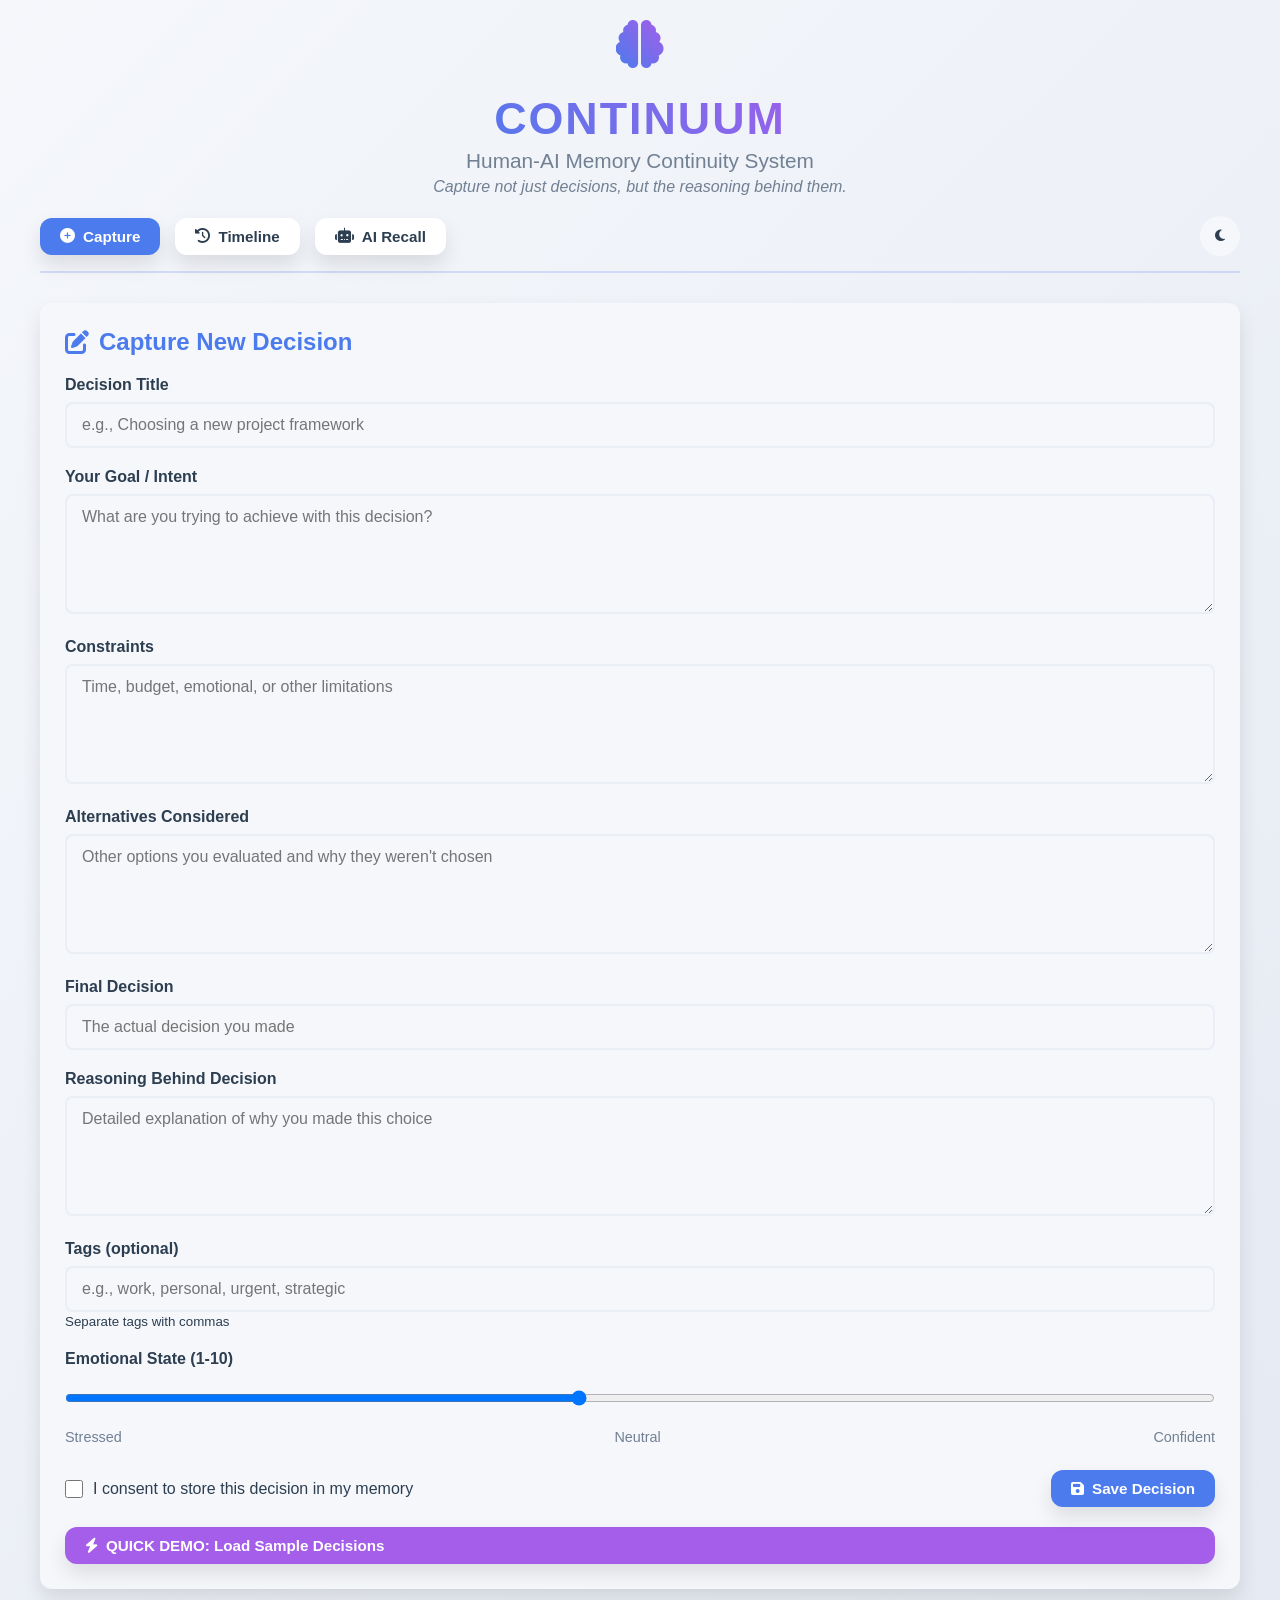
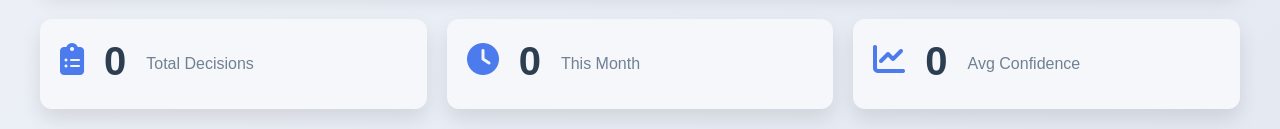
<file: index.html>
<!DOCTYPE html>   
<html lang="en">
<head>
    <meta charset="UTF-8">
    <meta name="viewport" content="width=device-width, initial-scale=1.0">
    <title>Continuum – Decision Capture</title>
    <link rel="stylesheet" href="style.css">
    <link rel="stylesheet" href="https://cdnjs.cloudflare.com/ajax/libs/font-awesome/6.4.0/css/all.min.css">
</head>
<body>
    <div class="container">
        <header>
            <div class="logo-container">
                <div class="logo">
                    <i class="fas fa-brain"></i>
                    <div>
                        <h1>CONTINUUM</h1>
                        <h2>Human-AI Memory Continuity System</h2>
                        <p class="subtitle">Capture not just decisions, but the reasoning behind them.</p>
                    </div>
                </div>
            </div>
            <div class="nav-buttons">
                <a href="index.html" class="btn btn-primary active">
                    <i class="fas fa-plus-circle"></i> Capture
                </a>
                <a href="timeline.html" class="btn">
                    <i class="fas fa-history"></i> Timeline
                </a>
                <a href="recall.html" class="btn">
                    <i class="fas fa-robot"></i> AI Recall
                </a>
            </div>
            <div class="mode-toggle">
                <button id="darkModeToggle" class="btn-icon">
                    <i class="fas fa-moon"></i>
                </button>
            </div>
        </header>

        <div class="capture-container">
            <div class="form-section full-width">
                <h2><i class="fas fa-edit"></i> Capture New Decision</h2>
                <form id="decisionForm">
                    <div class="form-group">
                        <label for="title">Decision Title</label>
                        <input type="text" id="title" class="form-control" placeholder="e.g., Choosing a new project framework" required>
                    </div>
                    
                    <div class="form-group">
                        <label for="intent">Your Goal / Intent</label>
                        <textarea id="intent" class="form-control" placeholder="What are you trying to achieve with this decision?" required></textarea>
                    </div>
                    
                    <div class="form-group">
                        <label for="constraints">Constraints</label>
                        <textarea id="constraints" class="form-control" placeholder="Time, budget, emotional, or other limitations" required></textarea>
                    </div>
                    
                    <div class="form-group">
                        <label for="alternatives">Alternatives Considered</label>
                        <textarea id="alternatives" class="form-control" placeholder="Other options you evaluated and why they weren't chosen" required></textarea>
                    </div>
                    
                    <div class="form-group">
                        <label for="finalDecision">Final Decision</label>
                        <input type="text" id="finalDecision" class="form-control" placeholder="The actual decision you made" required>
                    </div>
                    
                    <div class="form-group">
                        <label for="reasoning">Reasoning Behind Decision</label>
                        <textarea id="reasoning" class="form-control" placeholder="Detailed explanation of why you made this choice" required></textarea>
                    </div>
                    
                    <div class="form-group">
                        <label for="tags">Tags (optional)</label>
                        <input type="text" id="tags" class="form-control" placeholder="e.g., work, personal, urgent, strategic">
                        <small>Separate tags with commas</small>
                    </div>
                    
                    <div class="form-group">
                        <label for="emotionalState">Emotional State (1-10)</label>
                        <input type="range" id="emotionalState" min="1" max="10" value="5" class="form-control">
                        <div class="range-labels">
                            <span>Stressed</span>
                            <span>Neutral</span>
                            <span>Confident</span>
                        </div>
                    </div>
                    
                    <div class="form-footer">
                        <div class="consent-checkbox">
                            <input type="checkbox" id="consent" required>
                            <label for="consent">I consent to store this decision in my memory</label>
                        </div>
                        <button type="submit" class="btn btn-primary">
                            <i class="fas fa-save"></i> Save Decision
                        </button>
                    </div>
                </form>
                
                <div class="demo-section" style="margin-top: 20px;">
                    <button type="button" id="demoBtn" class="btn btn-secondary" style="width: 100%;">
                        <i class="fas fa-bolt"></i> QUICK DEMO: Load Sample Decisions
                    </button>
                </div>
            </div>
        </div>

        <div class="quick-stats">
            <div class="stat-card">
                <i class="fas fa-clipboard-list"></i>
                <h3 id="totalDecisions">0</h3>
                <p>Total Decisions</p>
            </div>
            <div class="stat-card">
                <i class="fas fa-clock"></i>
                <h3 id="recentDecisions">0</h3>
                <p>This Month</p>
            </div>
            <div class="stat-card">
                <i class="fas fa-chart-line"></i>
                <h3 id="avgConfidence">0</h3>
                <p>Avg Confidence</p>
            </div>
        </div>
    </div>

    <script src="script.js"></script>
</body>
</html>
</file>
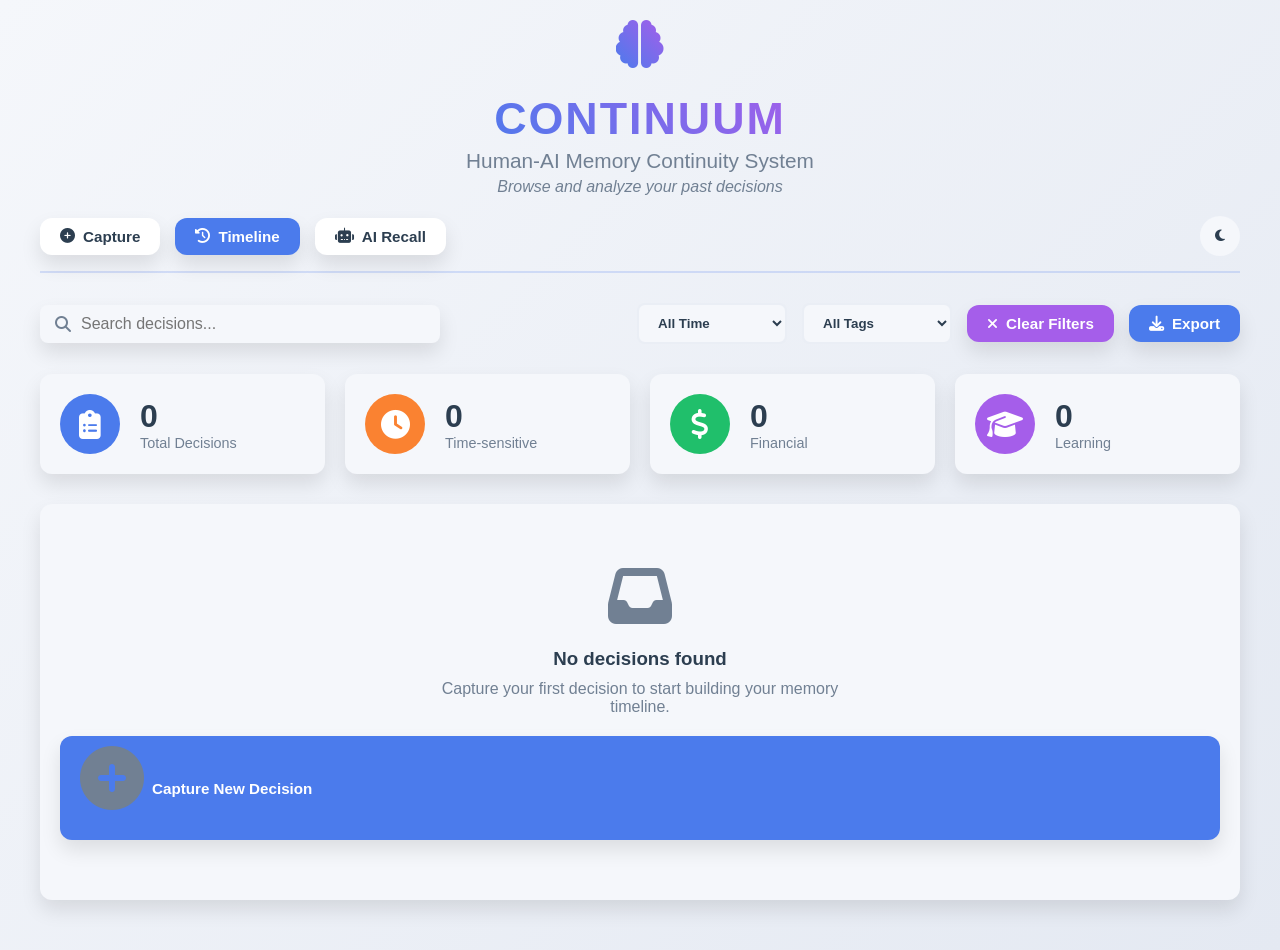
<file: timeline.html>
<!DOCTYPE html> 
<html lang="en">   
<head>
    <meta charset="UTF-8">
    <meta name="viewport" content="width=device-width, initial-scale=1.0">
    <title>Continuum – Decision Timeline</title>
    <link rel="stylesheet" href="style.css">
    <link rel="stylesheet" href="https://cdnjs.cloudflare.com/ajax/libs/font-awesome/6.4.0/css/all.min.css">
</head>
<body>
    <div class="container">
        <header>
            <div class="logo-container">
                <div class="logo">
                    <i class="fas fa-brain"></i>
                    <div>
                        <h1>CONTINUUM</h1>
                        <h2>Human-AI Memory Continuity System</h2>
                        <p class="subtitle">Browse and analyze your past decisions</p>
                    </div>
                </div>
            </div>
            <div class="nav-buttons">
                <a href="index.html" class="btn">
                    <i class="fas fa-plus-circle"></i> Capture
                </a>
                <a href="timeline.html" class="btn btn-primary active">
                    <i class="fas fa-history"></i> Timeline
                </a>
                <a href="recall.html" class="btn">
                    <i class="fas fa-robot"></i> AI Recall
                </a>
            </div>
            <div class="mode-toggle">
                <button id="darkModeToggle" class="btn-icon">
                    <i class="fas fa-moon"></i>
                </button>
            </div>
        </header>

        <div class="timeline-header">
            <div class="search-box">
                <i class="fas fa-search"></i>
                <input type="text" id="searchInput" placeholder="Search decisions...">
            </div>
            <div class="filter-controls">
                <select id="filterTimeframe">
                    <option value="all">All Time</option>
                    <option value="week">Past Week</option>
                    <option value="month">Past Month</option>
                    <option value="year">Past Year</option>
                </select>
                <select id="filterTag">
                    <option value="all">All Tags</option>
                    <option value="work">Work</option>
                    <option value="personal">Personal</option>
                    <option value="urgent">Urgent</option>
                    <option value="strategic">Strategic</option>
                    <option value="learning">Learning</option>
                    <option value="financial">Financial</option>
                </select>
                <button class="btn btn-secondary" id="clearFilters">
                    <i class="fas fa-times"></i> Clear Filters
                </button>
                <button class="btn btn-primary" onclick="exportDecisions()">
                    <i class="fas fa-download"></i> Export
                </button>
            </div>
        </div>
        
        <div class="stats-summary">
            <div class="stat-card">
                <div class="stat-icon total">
                    <i class="fas fa-clipboard-list"></i>
                </div>
                <div class="stat-info">
                    <h3 id="totalDecisions">0</h3>
                    <p>Total Decisions</p>
                </div>
            </div>
            
            <div class="stat-card">
                <div class="stat-icon time">
                    <i class="fas fa-clock"></i>
                </div>
                <div class="stat-info">
                    <h3 id="timeDecisions">0</h3>
                    <p>Time-sensitive</p>
                </div>
            </div>
            
            <div class="stat-card">
                <div class="stat-icon money">
                    <i class="fas fa-dollar-sign"></i>
                </div>
                <div class="stat-info">
                    <h3 id="moneyDecisions">0</h3>
                    <p>Financial</p>
                </div>
            </div>
            
            <div class="stat-card">
                <div class="stat-icon learning">
                    <i class="fas fa-graduation-cap"></i>
                </div>
                <div class="stat-info">
                    <h3 id="learningDecisions">0</h3>
                    <p>Learning</p>
                </div>
            </div>
        </div>

        <div id="timeline" class="timeline-cards">
            <!-- Decisions will be loaded here -->
            <div class="empty-state">
                <i class="fas fa-inbox"></i>
                <h3>No decisions yet</h3>
                <p>Capture your first decision to start building your memory timeline.</p>
                <a href="index.html" class="btn btn-primary">
                    <i class="fas fa-plus-circle"></i> Capture First Decision
                </a>
            </div>
        </div>
        
        <div class="pagination" id="pagination">
            <!-- Pagination will be added here -->
        </div>
    </div>

    <script src="script.js"></script>
</body>
</html>
</file>
<file: style.css>
/* style.css */ 
:root { 
    --primary: #4b7bec;
    --primary-dark: #3867d6;
    --secondary: #a55eea;
    --success: #20bf6b;
    --warning: #fa8231;
    --danger: #eb3b5a;
    --light: #f5f7fb;
    --dark: #2c3e50;
    --gray: #718093;
    --shadow: 0 10px 20px rgba(0,0,0,0.1);
    --radius: 12px;
    --transition: all 0.3s ease; 
}

/* Dark mode variables */
[data-theme="dark"] {
    --primary: #6c8eeb;
    --primary-dark: #5a7ce7;
    --secondary: #b87af0;
    --success: #2ed573;
    --warning: #ff9f43;
    --danger: #ff6b81;
    --light: #1e272e;
    --dark: #f1f2f6;
    --gray: #808e9b;
    --shadow: 0 10px 20px rgba(0,0,0,0.3);
}

* {
    margin: 0;
    padding: 0;
    box-sizing: border-box;
    font-family: 'Segoe UI', Tahoma, Geneva, Verdana, sans-serif;
}

body {
    background: linear-gradient(135deg, #f5f7fb 0%, #e4e9f2 100%);
    color: var(--dark);
    min-height: 100vh;
    padding: 20px;
    transition: var(--transition);
}

[data-theme="dark"] body {
    background: linear-gradient(135deg, #1a1a2e 0%, #16213e 100%);
}

.container {
    max-width: 1200px;
    margin: 0 auto;
}

/* Header Styles */
header {
    display: flex;
    justify-content: space-between;
    align-items: center;
    margin-bottom: 30px;
    padding-bottom: 15px;
    border-bottom: 2px solid rgba(75, 123, 236, 0.2);
    flex-wrap: wrap;
    position: relative;
}

.logo-container {
    display: flex;
    justify-content: center;
    width: 100%;
    margin-bottom: 20px;
}

.logo {
    display: flex;
    align-items: center;
    gap: 15px;
    text-align: center;
    flex-direction: column;
    max-width: 800px;
    margin: 0 auto;
}

.logo i {
    font-size: 3rem;
    color: var(--primary);
    background: linear-gradient(45deg, var(--primary), var(--secondary));
    -webkit-background-clip: text;
    -webkit-text-fill-color: transparent;
    margin-bottom: 10px;
}

.logo h1 {
    font-size: 2.8rem;
    background: linear-gradient(45deg, var(--primary), var(--secondary));
    -webkit-background-clip: text;
    -webkit-text-fill-color: transparent;
    margin-bottom: 5px;
    letter-spacing: 2px;
}

.logo h2 {
    font-size: 1.3rem;
    color: var(--gray);
    font-weight: 500;
    margin-bottom: 5px;
}

.logo .subtitle {
    font-size: 1rem;
    color: var(--gray);
    margin-top: 5px;
    font-style: italic;
}

.nav-buttons {
    display: flex;
    gap: 15px;
    order: 2;
}

.mode-toggle {
    margin-left: 10px;
    order: 3;
}

/* Button Styles */
.btn {
    padding: 10px 20px;
    border-radius: var(--radius);
    background: white;
    border: none;
    font-weight: 600;
    cursor: pointer;
    transition: var(--transition);
    box-shadow: var(--shadow);
    display: flex;
    align-items: center;
    gap: 8px;
    text-decoration: none;
    color: var(--dark);
    font-size: 0.95rem;
}

.btn:hover {
    transform: translateY(-3px);
    box-shadow: 0 15px 25px rgba(0,0,0,0.15);
}

.btn-primary {
    background: var(--primary);
    color: white;
}

.btn-secondary {
    background: var(--secondary);
    color: white;
}

.btn.active {
    background: var(--primary);
    color: white;
}

.btn-icon {
    width: 40px;
    height: 40px;
    border-radius: 50%;
    display: flex;
    align-items: center;
    justify-content: center;
    background: var(--light);
    color: var(--dark);
    border: none;
    cursor: pointer;
    transition: var(--transition);
}

.btn-icon:hover {
    background: var(--primary);
    color: white;
}

.delete-btn {
    background: rgba(235, 59, 90, 0.1);
    color: var(--danger);
}

.delete-btn:hover {
    background: var(--danger);
    color: white;
}

/* Form Styles */
.capture-container {
    display: grid;
    grid-template-columns: 1fr;
    gap: 25px;
    margin-bottom: 30px;
}

.form-section {
    background: var(--light);
    border-radius: var(--radius);
    padding: 25px;
    box-shadow: var(--shadow);
}

.form-section.full-width {
    width: 100%;
}

.form-section h2 {
    margin-bottom: 20px;
    color: var(--primary);
    display: flex;
    align-items: center;
    gap: 10px;
}

.form-group {
    margin-bottom: 20px;
}

.form-group label {
    display: block;
    margin-bottom: 8px;
    font-weight: 600;
    color: var(--dark);
}

.form-control {
    width: 100%;
    padding: 12px 15px;
    border-radius: 8px;
    border: 2px solid rgba(224, 230, 240, 0.5);
    font-size: 1rem;
    transition: var(--transition);
    background: var(--light);
    color: var(--dark);
}

.form-control:focus {
    outline: none;
    border-color: var(--primary);
    box-shadow: 0 0 0 3px rgba(75, 123, 236, 0.2);
}

textarea.form-control {
    min-height: 120px;
    resize: vertical;
}

.range-labels {
    display: flex;
    justify-content: space-between;
    margin-top: 5px;
    font-size: 0.9rem;
    color: var(--gray);
}

.form-footer {
    display: flex;
    justify-content: space-between;
    align-items: center;
    margin-top: 25px;
}

.consent-checkbox {
    display: flex;
    align-items: center;
    gap: 10px;
}

.consent-checkbox input {
    width: 18px;
    height: 18px;
}

/* Quick Stats */
.quick-stats {
    display: grid;
    grid-template-columns: repeat(3, 1fr);
    gap: 20px;
    margin-top: 30px;
}

@media (max-width: 768px) {
    .quick-stats {
        grid-template-columns: 1fr;
    }
}

.quick-stats .stat-card {
    background: var(--light);
    border-radius: var(--radius);
    padding: 20px;
    text-align: center;
    box-shadow: var(--shadow);
}

.quick-stats .stat-card i {
    font-size: 2rem;
    color: var(--primary);
    margin-bottom: 10px;
}

.quick-stats .stat-card h3 {
    font-size: 2.5rem;
    color: var(--dark);
    margin-bottom: 5px;
}

.quick-stats .stat-card p {
    color: var(--gray);
}

/* Timeline Page Styles */
.timeline-header {
    display: flex;
    justify-content: space-between;
    align-items: center;
    margin-bottom: 30px;
    flex-wrap: wrap;
    gap: 15px;
}

@media (max-width: 768px) {
    .timeline-header {
        flex-direction: column;
        align-items: stretch;
    }
}

.search-box {
    display: flex;
    align-items: center;
    background: var(--light);
    padding: 10px 15px;
    border-radius: 8px;
    box-shadow: var(--shadow);
    flex-grow: 1;
    max-width: 400px;
}

.search-box i {
    color: var(--gray);
    margin-right: 10px;
}

.search-box input {
    border: none;
    outline: none;
    width: 100%;
    font-size: 1rem;
    background: transparent;
    color: var(--dark);
}

.filter-controls {
    display: flex;
    gap: 15px;
    align-items: center;
    flex-wrap: wrap;
}

.filter-controls select {
    padding: 10px 15px;
    border-radius: 8px;
    border: 2px solid rgba(224, 230, 240, 0.5);
    background: var(--light);
    font-weight: 600;
    min-width: 150px;
    color: var(--dark);
}

.stats-summary {
    display: grid;
    grid-template-columns: repeat(auto-fit, minmax(200px, 1fr));
    gap: 20px;
    margin-bottom: 30px;
}

.stat-card {
    background: var(--light);
    border-radius: var(--radius);
    padding: 20px;
    box-shadow: var(--shadow);
    display: flex;
    align-items: center;
    gap: 20px;
}

.stat-icon {
    width: 60px;
    height: 60px;
    border-radius: 50%;
    display: flex;
    align-items: center;
    justify-content: center;
    font-size: 1.8rem;
    color: white;
}

.stat-icon.total { background: var(--primary); }
.stat-icon.time { background: var(--warning); }
.stat-icon.money { background: var(--success); }
.stat-icon.learning { background: var(--secondary); }

.stat-info h3 {
    font-size: 2rem;
    color: var(--dark);
}

.stat-info p {
    color: var(--gray);
    font-size: 0.9rem;
}

/* Timeline Cards */
.timeline-cards {
    display: grid;
    gap: 20px;
}

.empty-state {
    text-align: center;
    padding: 60px 20px;
    background: var(--light);
    border-radius: var(--radius);
    box-shadow: var(--shadow);
}

.empty-state i {
    font-size: 4rem;
    color: var(--gray);
    margin-bottom: 20px;
}

.empty-state h3 {
    margin-bottom: 10px;
    color: var(--dark);
}

.empty-state p {
    color: var(--gray);
    margin-bottom: 20px;
    max-width: 400px;
    margin-left: auto;
    margin-right: auto;
}

.timeline-card {
    background: var(--light);
    border-radius: var(--radius);
    padding: 25px;
    box-shadow: var(--shadow);
    position: relative;
    transition: var(--transition);
}

.timeline-card:hover {
    transform: translateY(-5px);
    box-shadow: 0 15px 30px rgba(0,0,0,0.15);
}

.timeline-card-header {
    display: flex;
    justify-content: space-between;
    align-items: flex-start;
    margin-bottom: 15px;
}

.timeline-card-title {
    font-size: 1.3rem;
    color: var(--primary);
}

.timeline-card-date {
    background: rgba(245, 247, 251, 0.2);
    padding: 5px 12px;
    border-radius: 20px;
    font-size: 0.9rem;
    color: var(--gray);
}

.timeline-card-tags {
    display: flex;
    gap: 10px;
    margin-bottom: 15px;
    flex-wrap: wrap;
}

.tag {
    padding: 5px 12px;
    border-radius: 20px;
    font-size: 0.8rem;
    font-weight: 600;
    color: white;
}

.tag.time { background: var(--warning); }
.tag.money { background: var(--success); }
.tag.learning { background: var(--secondary); }
.tag.emotional { background: var(--danger); }
.tag.work { background: var(--primary); }
.tag.personal { background: var(--secondary); }
.tag.urgent { background: var(--danger); }
.tag.strategic { background: var(--success); }
.tag.financial { background: #20bf6b; }

.timeline-card-content {
    display: grid;
    grid-template-columns: 1fr 1fr;
    gap: 20px;
    margin-bottom: 15px;
}

@media (max-width: 768px) {
    .timeline-card-content {
        grid-template-columns: 1fr;
    }
}

.timeline-card-section h4 {
    color: var(--dark);
    margin-bottom: 8px;
    display: flex;
    align-items: center;
    gap: 8px;
}

.timeline-card-section p {
    color: var(--gray);
    line-height: 1.5;
}

.timeline-card-actions {
    display: flex;
    justify-content: flex-end;
    gap: 10px;
    margin-top: 15px;
}

.pagination {
    display: flex;
    justify-content: center;
    gap: 10px;
    margin-top: 30px;
}

.pagination button {
    padding: 8px 15px;
    border: 2px solid rgba(224, 230, 240, 0.5);
    background: var(--light);
    border-radius: 8px;
    cursor: pointer;
    transition: var(--transition);
    color: var(--dark);
}

.pagination button.active {
    background: var(--primary);
    color: white;
    border-color: var(--primary);
}

.pagination button:hover:not(.active) {
    background: var(--primary);
    color: white;
}

/* AI Recall Page Styles */
.ai-container {
    display: grid;
    grid-template-columns: 2fr 1fr;
    gap: 25px;
}

@media (max-width: 992px) {
    .ai-container {
        grid-template-columns: 1fr;
    }
}

.ai-main {
    background: var(--light);
    border-radius: var(--radius);
    padding: 25px;
    box-shadow: var(--shadow);
}

.ai-sidebar {
    background: var(--light);
    border-radius: var(--radius);
    padding: 25px;
    box-shadow: var(--shadow);
}

.ai-header {
    text-align: center;
    margin-bottom: 30px;
}

.ai-header h2 {
    font-size: 2rem;
    margin-bottom: 10px;
    background: linear-gradient(45deg, var(--primary), var(--secondary));
    -webkit-background-clip: text;
    -webkit-text-fill-color: transparent;
}

.ai-header p {
    color: var(--gray);
    font-size: 1.1rem;
    max-width: 700px;
    margin: 0 auto;
}

.ai-action-buttons {
    display: grid;
    grid-template-columns: repeat(auto-fit, minmax(200px, 1fr));
    gap: 15px;
    margin-bottom: 30px;
}

@media (max-width: 576px) {
    .ai-action-buttons {
        grid-template-columns: 1fr;
    }
}

.loading-state {
    text-align: center;
    padding: 40px 20px;
    color: var(--gray);
}

.loading-state i {
    font-size: 3rem;
    margin-bottom: 15px;
    color: var(--gray);
}

.ai-output {
    background: linear-gradient(135deg, rgba(248, 249, 255, 0.1) 0%, rgba(240, 244, 255, 0.1) 100%);
    border-radius: var(--radius);
    padding: 25px;
    min-height: 300px;
    border-left: 5px solid var(--primary);
    margin-bottom: 25px;
}

.ai-output h3 {
    color: var(--primary);
    margin-bottom: 15px;
}

.ai-insight {
    background: var(--light);
    border-radius: 8px;
    padding: 20px;
    margin-bottom: 15px;
    border-left: 4px solid var(--success);
}

.ai-insight.warning {
    border-left-color: var(--warning);
}

.ai-insight.danger {
    border-left-color: var(--danger);
}

.ai-insight-header {
    display: flex;
    justify-content: space-between;
    align-items: center;
    margin-bottom: 10px;
}

.ai-insight-title {
    font-weight: 600;
    color: var(--dark);
}

.ai-insight-confidence {
    background: rgba(245, 247, 251, 0.2);
    padding: 3px 10px;
    border-radius: 15px;
    font-size: 0.8rem;
    color: var(--gray);
}

.ai-insight p {
    color: var(--gray);
    line-height: 1.5;
}

.chart-container {
    height: 250px;
    margin-top: 20px;
    position: relative;
}

.ai-sidebar h3 {
    color: var(--primary);
    margin-bottom: 15px;
    display: flex;
    align-items: center;
    gap: 10px;
}

#recentDecisionsList {
    margin-bottom: 25px;
}

.recent-decision {
    background: rgba(245, 247, 251, 0.2);
    padding: 15px;
    border-radius: 8px;
    margin-bottom: 10px;
    border-left: 3px solid var(--primary);
}

.recent-decision h4 {
    color: var(--dark);
    margin-bottom: 5px;
}

.recent-decision p {
    color: var(--gray);
    font-size: 0.9rem;
}

.ai-tips .tip {
    background: rgba(245, 247, 251, 0.2);
    padding: 15px;
    border-radius: 8px;
    margin-bottom: 10px;
}

.ai-tips .tip p {
    color: var(--gray);
    font-size: 0.9rem;
}

/* Notification */
.notification {
    position: fixed;
    top: 20px;
    right: 20px;
    padding: 15px 20px;
    border-radius: 8px;
    color: white;
    font-weight: 600;
    box-shadow: 0 5px 15px rgba(0,0,0,0.2);
    z-index: 1000;
    display: flex;
    justify-content: space-between;
    align-items: center;
    min-width: 300px;
    max-width: 400px;
    animation: slideIn 0.3s ease;
}

.notification.info { background: var(--primary); }
.notification.success { background: var(--success); }
.notification.warning { background: var(--warning); }
.notification.danger { background: var(--danger); }

.notification button {
    background: none;
    border: none;
    color: white;
    font-size: 1.5rem;
    cursor: pointer;
    margin-left: 15px;
}

@keyframes slideIn {
    from { transform: translateX(100%); opacity: 0; }
    to { transform: translateX(0); opacity: 1; }
}

/* Responsive Design */
@media (max-width: 768px) {
    header {
        flex-direction: column;
        gap: 20px;
        text-align: center;
    }
    
    .logo-container {
        order: 1;
        margin-bottom: 15px;
    }
    
    .nav-buttons {
        order: 2;
        width: 100%;
        justify-content: center;
        flex-wrap: wrap;
        margin-bottom: 10px;
    }
    
    .mode-toggle {
        order: 3;
    }
    
    .logo {
        flex-direction: column;
        text-align: center;
        gap: 10px;
    }
    
    .logo h1 {
        font-size: 2.2rem;
    }
    
    .logo h2 {
        font-size: 1.1rem;
    }
    
    .stats-summary {
        grid-template-columns: repeat(2, 1fr);
    }
    
    .search-box {
        max-width: 100%;
    }
}

@media (max-width: 576px) {
    .stats-summary {
        grid-template-columns: 1fr;
    }
    
    .btn {
        padding: 8px 15px;
        font-size: 0.9rem;
    }
    
    .form-footer {
        flex-direction: column;
        gap: 15px;
        align-items: stretch;
    }
    
    .consent-checkbox {
        justify-content: center;
    }
    
    .logo h1 {
        font-size: 1.8rem;
    }
    
    .logo h2 {
        font-size: 1rem;
    }
}
</file>
